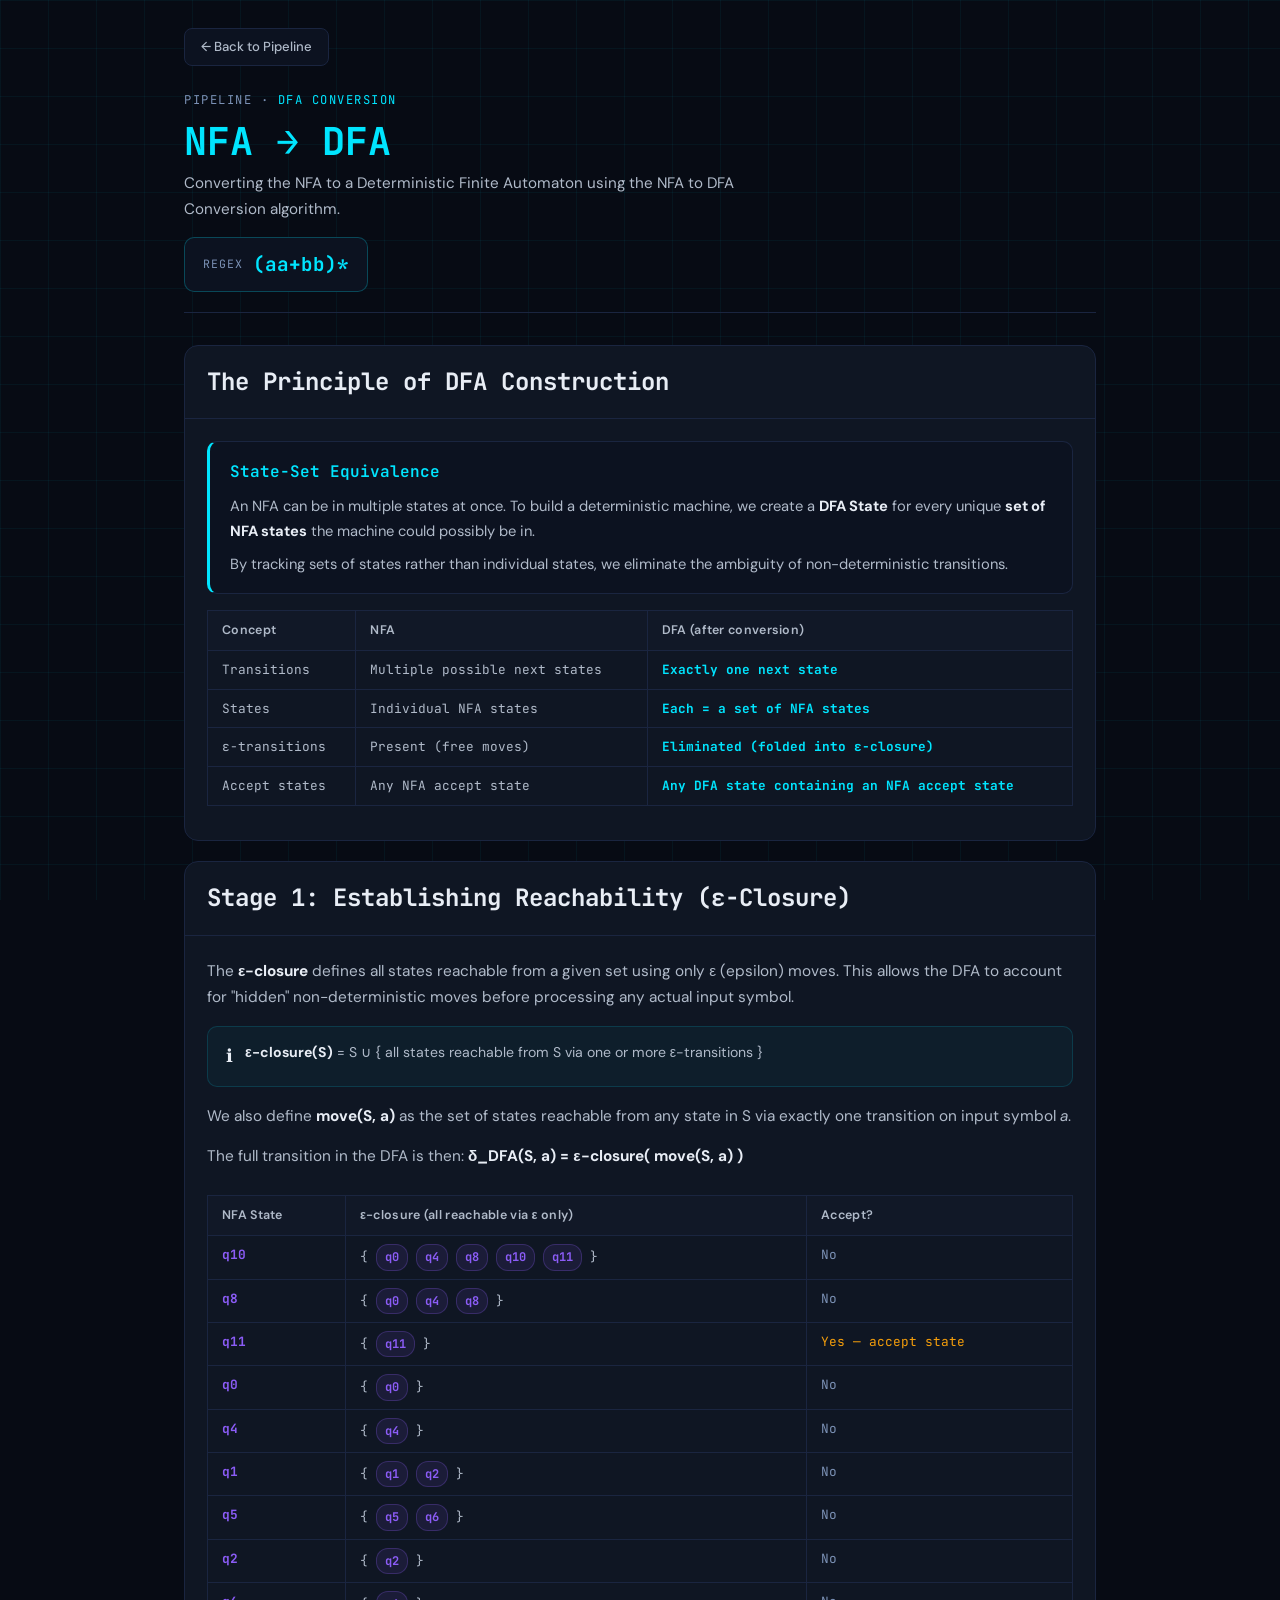
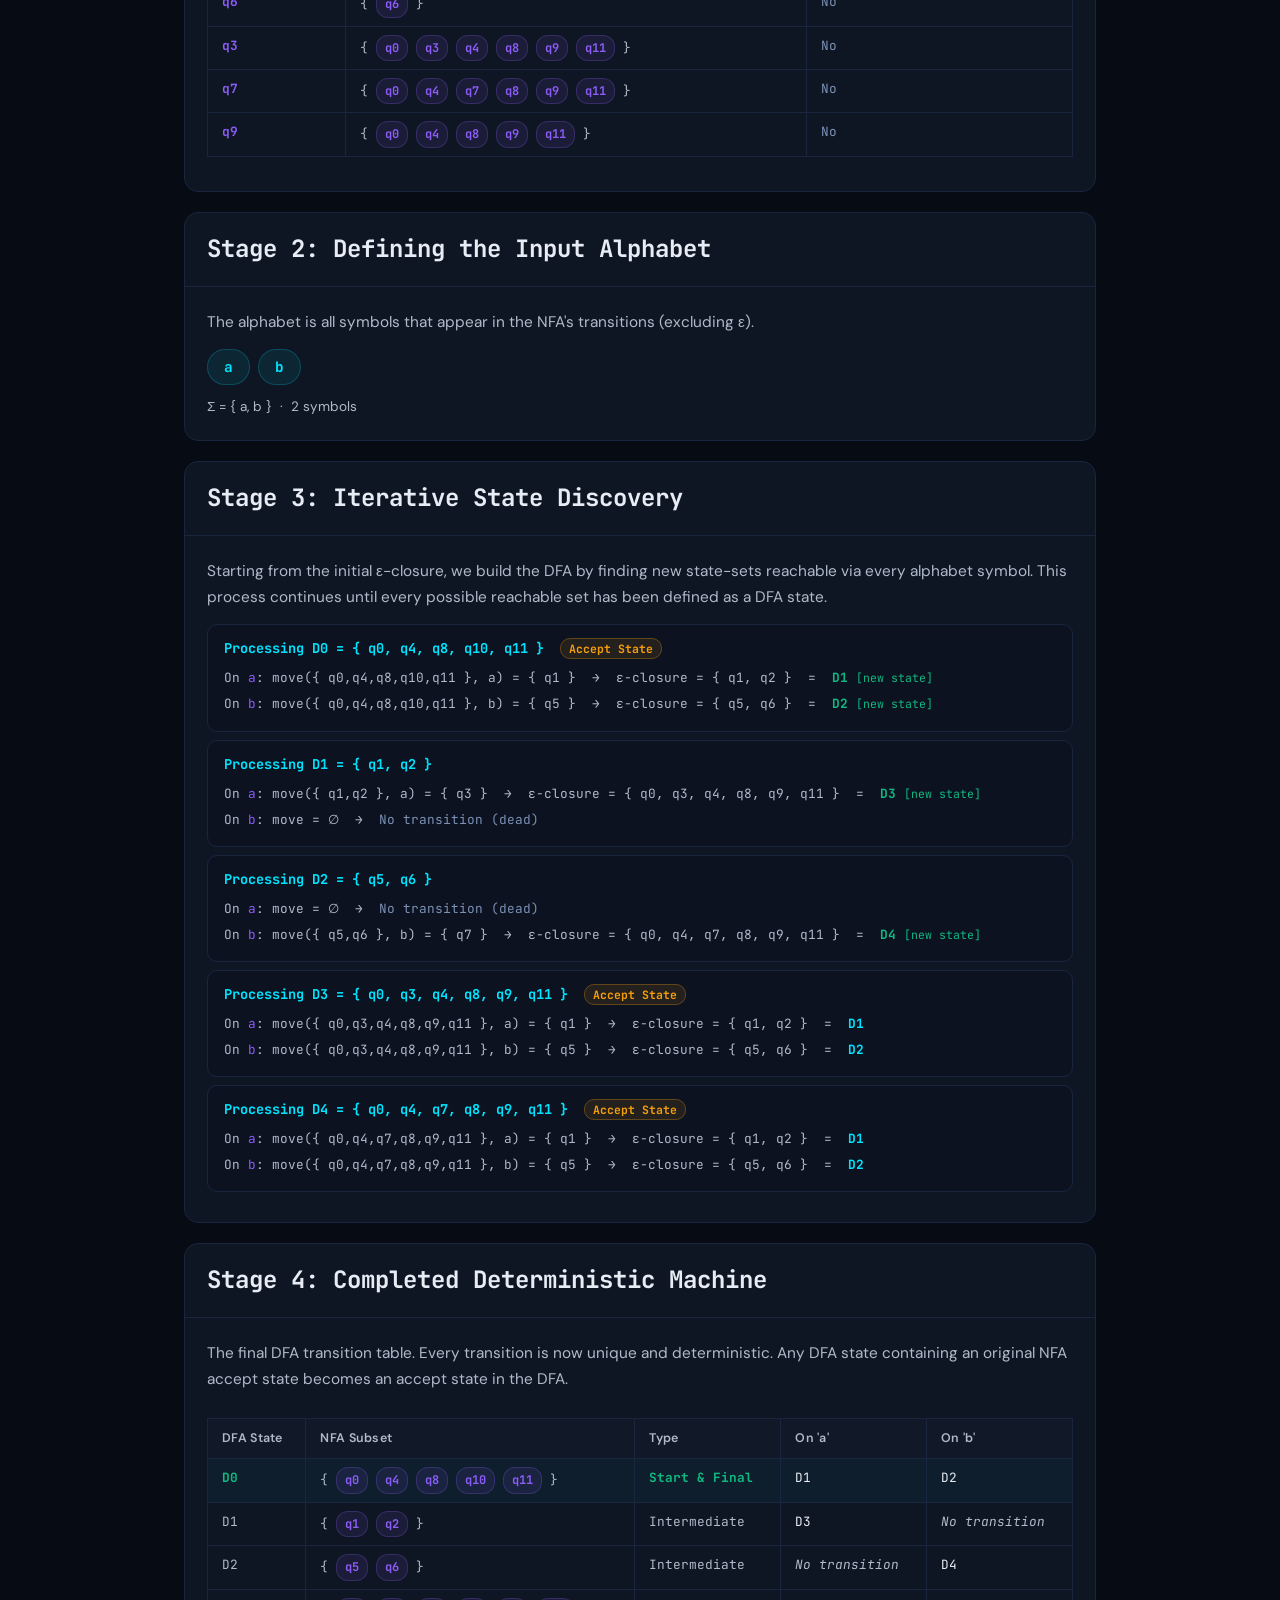
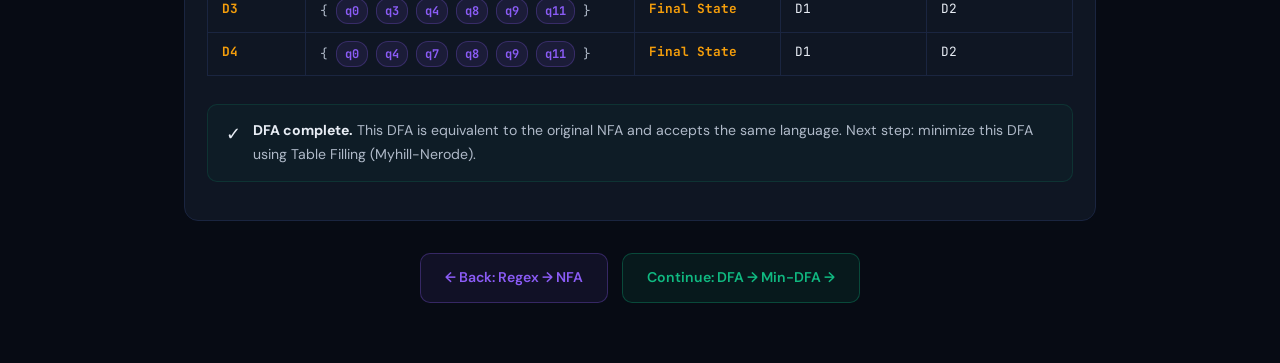
<file: html/steps-dfa.html>
<!DOCTYPE html>
<html lang="en">
<head>
<meta charset="UTF-8"/>
<meta name="viewport" content="width=device-width, initial-scale=1.0"/>
<title>Step-by-Step: NFA → DFA Conversion</title>
<link rel="preconnect" href="https://fonts.googleapis.com"/>
<link rel="preconnect" href="https://fonts.gstatic.com" crossorigin/>
<link href="https://fonts.googleapis.com/css2?family=Cormorant+Garamond:wght@400;500;600;700&family=DM+Sans:wght@300;400;500;600&family=JetBrains+Mono:wght@400;500;600;700&display=swap" rel="stylesheet"/>
<link rel="stylesheet" href="../css/steps-dfa.css">
</head>
<body>
<div class="app">
  <a class="back-btn" href="../index.html">← Back to Pipeline</a>

  <div class="page-header">
    <div class="breadcrumb">Pipeline · <span>DFA Conversion</span></div>
    <div class="page-title">NFA → DFA</div>
    <div class="page-subtitle">Converting the NFA to a Deterministic Finite Automaton using the NFA to DFA Conversion algorithm.</div>
    <div class="regex-display">
      <span class="regex-label">Regex</span>
      <span class="regex-value" id="regexDisplay">(a+b)*abb</span>
    </div>
  </div>

  <!-- STEP 1: What is NFA to DFA Conversion -->
  <div class="section">
    <div class="section-head">
      <div class="section-title">The Principle of DFA Construction</div>
    </div>
    <div class="section-body">
      <div class="infobox dfa">
        <div class="infobox-title">State-Set Equivalence</div>
        <p>An NFA can be in multiple states at once. To build a deterministic machine, we create a <strong>DFA State</strong> for every unique <strong>set of NFA states</strong> the machine could possibly be in.</p>
        <p>By tracking sets of states rather than individual states, we eliminate the ambiguity of non-deterministic transitions.</p>
      </div>
      <div class="stable"><table class="stable">
        <thead><tr><th>Concept</th><th>NFA</th><th>DFA (after conversion)</th></tr></thead>
        <tbody>
          <tr><td>Transitions</td><td>Multiple possible next states</td><td class="hl">Exactly one next state</td></tr>
          <tr><td>States</td><td>Individual NFA states</td><td class="hl">Each = a set of NFA states</td></tr>
          <tr><td>ε-transitions</td><td>Present (free moves)</td><td class="hl">Eliminated (folded into ε-closure)</td></tr>
          <tr><td>Accept states</td><td>Any NFA accept state</td><td class="hl">Any DFA state containing an NFA accept state</td></tr>
        </tbody>
      </table></div>
    </div>
  </div>

  <!-- STEP 2: ε-closure definition -->
  <div class="section">
    <div class="section-head">
      <div class="section-title">Stage 1: Establishing Reachability (ε-Closure)</div>
    </div>
    <div class="section-body">
      <p>The <strong>ε-closure</strong> defines all states reachable from a given set using only ε (epsilon) moves. This allows the DFA to account for "hidden" non-deterministic moves before processing any actual input symbol.</p>
      <div class="callout info">
        <span class="callout-icon">ℹ</span>
        <p><strong>ε-closure(S)</strong> = S ∪ { all states reachable from S via one or more ε-transitions }</p>
      </div>
      <p>We also define <strong>move(S, a)</strong> as the set of states reachable from any state in S via exactly one transition on input symbol <em>a</em>.</p>
      <p style="margin-top:8px;">The full transition in the DFA is then: <strong>δ_DFA(S, a) = ε-closure( move(S, a) )</strong></p>
      <div id="epsilonClosureTable"></div>
    </div>
  </div>

  <!-- STEP 3: Alphabet -->
  <div class="section">
    <div class="section-head">
      <div class="section-title">Stage 2: Defining the Input Alphabet</div>
    </div>
    <div class="section-body">
      <p>The alphabet is all symbols that appear in the NFA's transitions (excluding ε).</p>
      <div id="alphabetDisplay"></div>
    </div>
  </div>

  <!-- STEP 4: NFA to DFA Conversion worklist -->
  <div class="section">
    <div class="section-head">
      <div class="section-title">Stage 3: Iterative State Discovery</div>
    </div>
    <div class="section-body">
      <p>Starting from the initial ε-closure, we build the DFA by finding new state-sets reachable via every alphabet symbol. This process continues until every possible reachable set has been defined as a DFA state.</p>
      <div id="worklistSteps"></div>
    </div>
  </div>

  <!-- STEP 5: Final DFA table -->
  <div class="section">
    <div class="section-head">
      <div class="section-title">Stage 4: Completed Deterministic Machine</div>
    </div>
    <div class="section-body">
      <p>The final DFA transition table. Every transition is now unique and deterministic. Any DFA state containing an original NFA accept state becomes an accept state in the DFA.</p>
      <div id="dfaFinalTable"></div>
      <div class="callout ok" style="margin-top:16px;">
        <span class="callout-icon">✓</span>
        <p><strong>DFA complete.</strong> This DFA is equivalent to the original NFA and accepts the same language. Next step: minimize this DFA using Table Filling (Myhill-Nerode).</p>
      </div>
    </div>
  </div>

  <div style="display:flex;gap:14px;justify-content:center;margin-top:32px;flex-wrap:wrap;">
    <a href="steps-nfa.html" style="display:inline-flex;align-items:center;gap:8px;padding:12px 24px;border-radius:10px;background:rgba(139,92,246,.08);border:1px solid rgba(139,92,246,.3);color:var(--a2);font-family:var(--font-body);font-weight:600;font-size:.88rem;text-decoration:none;transition:all .2s;" onmouseover="this.style.background='rgba(139,92,246,.18)'" onmouseout="this.style.background='rgba(139,92,246,.08)'">
      ← Back: Regex → NFA
    </a>
    <a href="steps-min.html" style="display:inline-flex;align-items:center;gap:8px;padding:12px 24px;border-radius:10px;background:rgba(16,185,129,.08);border:1px solid rgba(16,185,129,.3);color:var(--a3);font-family:var(--font-body);font-weight:600;font-size:.88rem;text-decoration:none;transition:all .2s;" onmouseover="this.style.background='rgba(16,185,129,.18)'" onmouseout="this.style.background='rgba(16,185,129,.08)'">
      Continue: DFA → Min-DFA →
    </a>
  </div>
</div>
<script src="../js/steps-dfa.js"></script>
</body>
</html>
</file>
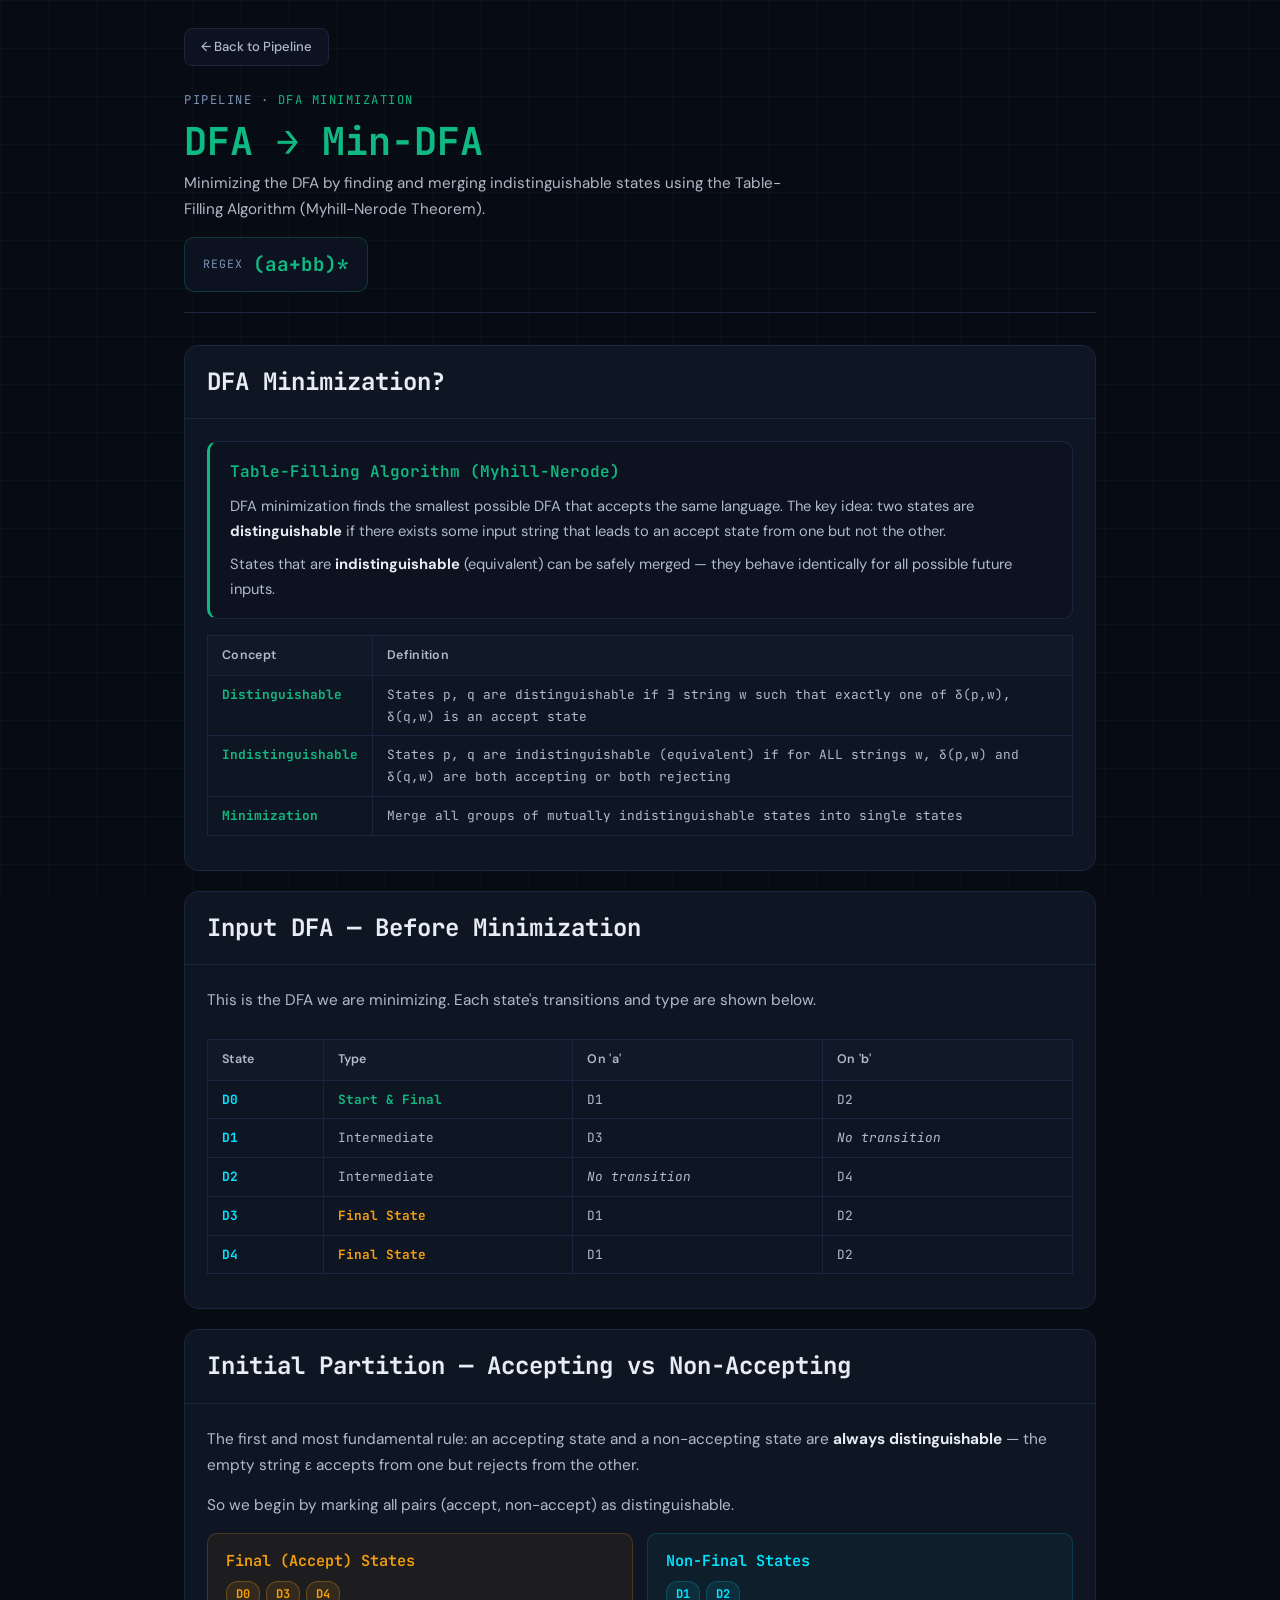
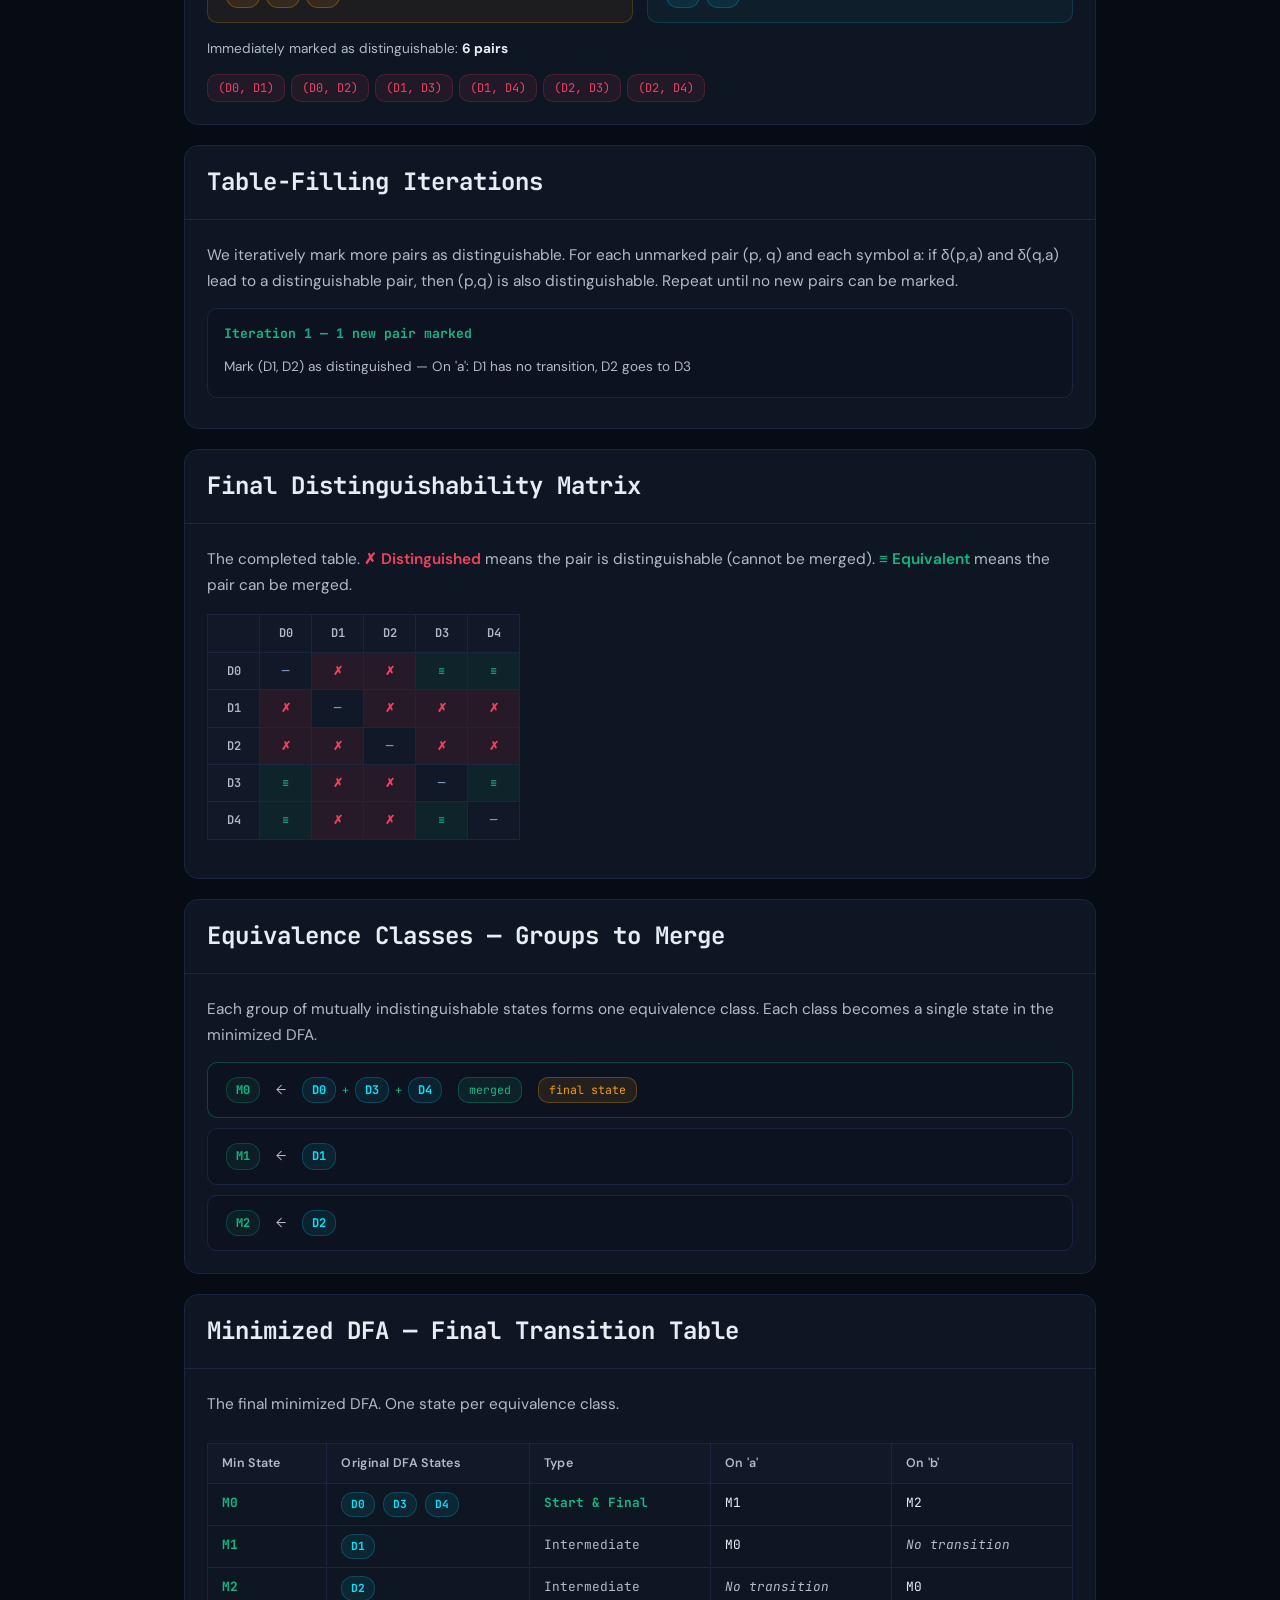
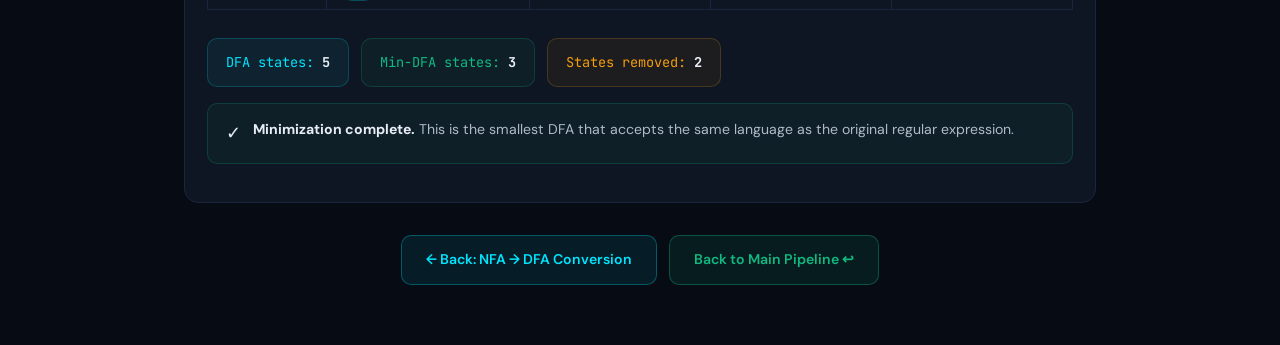
<file: html/steps-min.html>
<!DOCTYPE html>
<html lang="en">

<head>
  <meta charset="UTF-8" />
  <meta name="viewport" content="width=device-width, initial-scale=1.0" />
  <title>Step-by-Step: DFA → Min-DFA</title>
  <link rel="preconnect" href="https://fonts.googleapis.com" />
  <link rel="preconnect" href="https://fonts.gstatic.com" crossorigin />
  <link
    href="https://fonts.googleapis.com/css2?family=Cormorant+Garamond:wght@400;500;600;700&family=DM+Sans:wght@300;400;500;600&family=JetBrains+Mono:wght@400;500;600;700&display=swap"
    rel="stylesheet" />
  <link rel="stylesheet" href="../css/steps-min.css">
</head>

<body>
  <div class="app">
    <a class="back-btn" href="../index.html">← Back to Pipeline</a>

    <div class="page-header">
      <div class="breadcrumb">Pipeline · <span>DFA Minimization</span></div>
      <div class="page-title">DFA → Min-DFA</div>
      <div class="page-subtitle">Minimizing the DFA by finding and merging indistinguishable states using the
        Table-Filling Algorithm (Myhill-Nerode Theorem).</div>
      <div class="regex-display">
        <span class="regex-label">Regex</span>
        <span class="regex-value" id="regexDisplay">(a+b)*abb</span>
      </div>
    </div>

    <!-- STEP 1: What is DFA minimization -->
    <div class="section">
      <div class="section-head">
        <div class="section-title">DFA Minimization?</div>
      </div>
      <div class="section-body">
        <div class="infobox min">
          <div class="infobox-title">Table-Filling Algorithm (Myhill-Nerode)</div>
          <p>DFA minimization finds the smallest possible DFA that accepts the same language. The key idea: two states
            are <strong>distinguishable</strong> if there exists some input string that leads to an accept state from
            one but not the other.</p>
          <p>States that are <strong>indistinguishable</strong> (equivalent) can be safely merged — they behave
            identically for all possible future inputs.</p>
        </div>
        <div class="stable">
          <table class="stable">
            <thead>
              <tr>
                <th>Concept</th>
                <th>Definition</th>
              </tr>
            </thead>
            <tbody>
              <tr>
                <td class="hl">Distinguishable</td>
                <td>States p, q are distinguishable if ∃ string w such that exactly one of δ(p,w), δ(q,w) is an accept
                  state</td>
              </tr>
              <tr>
                <td class="hl">Indistinguishable</td>
                <td>States p, q are indistinguishable (equivalent) if for ALL strings w, δ(p,w) and δ(q,w) are both
                  accepting or both rejecting</td>
              </tr>
              <tr>
                <td class="hl">Minimization</td>
                <td>Merge all groups of mutually indistinguishable states into single states</td>
              </tr>
            </tbody>
          </table>
        </div>
      </div>
    </div>

    <!-- STEP 2: Input DFA -->
    <div class="section">
      <div class="section-head">
        <div class="section-title">Input DFA — Before Minimization</div>
      </div>
      <div class="section-body">
        <p>This is the DFA we are minimizing. Each state's transitions and type are shown below.</p>
        <div id="inputDfaTable"></div>
      </div>
    </div>

    <!-- STEP 3: Initial partition -->
    <div class="section">
      <div class="section-head">
        <div class="section-title">Initial Partition — Accepting vs Non-Accepting</div>
      </div>
      <div class="section-body">
        <p>The first and most fundamental rule: an accepting state and a non-accepting state are <strong>always
            distinguishable</strong> — the empty string ε accepts from one but rejects from the other.</p>
        <p>So we begin by marking all pairs (accept, non-accept) as distinguishable.</p>
        <div id="initialPartition"></div>
      </div>
    </div>

    <!-- STEP 4: Table filling iterations -->
    <div class="section">
      <div class="section-head">
        <div class="section-title">Table-Filling Iterations</div>
      </div>
      <div class="section-body">
        <p>We iteratively mark more pairs as distinguishable. For each unmarked pair (p, q) and each symbol a: if δ(p,a)
          and δ(q,a) lead to a distinguishable pair, then (p,q) is also distinguishable. Repeat until no new pairs can
          be marked.</p>
        <div id="iterationSteps"></div>
      </div>
    </div>

    <!-- STEP 5: Distinguishability matrix -->
    <div class="section">
      <div class="section-head">
        <div class="section-title">Final Distinguishability Matrix</div>
      </div>
      <div class="section-body">
        <p>The completed table. <span style="color:var(--a5);font-weight:600">✗ Distinguished</span> means the pair is
          distinguishable (cannot be merged). <span style="color:var(--a3);font-weight:600">≡ Equivalent</span> means
          the pair can be merged.</p>
        <div class="matrix-wrap" id="distMatrix"></div>
      </div>
    </div>

    <!-- STEP 6: Equivalence classes -->
    <div class="section">
      <div class="section-head">
        <div class="section-title">Equivalence Classes — Groups to Merge</div>
      </div>
      <div class="section-body">
        <p>Each group of mutually indistinguishable states forms one equivalence class. Each class becomes a single
          state in the minimized DFA.</p>
        <div id="equivClasses"></div>
      </div>
    </div>

    <!-- STEP 7: Minimized DFA table -->
    <div class="section">
      <div class="section-head">
        <div class="section-title">Minimized DFA — Final Transition Table</div>
      </div>
      <div class="section-body">
        <p>The final minimized DFA. One state per equivalence class.</p>
        <div id="minDfaTable"></div>
        <div id="minSummary" style="margin-top:16px;"></div>
        <div class="callout ok" style="margin-top:16px;">
          <span class="callout-icon">✓</span>
          <p><strong>Minimization complete.</strong> This is the smallest DFA that accepts the same language as the
            original regular expression.</p>
        </div>
      </div>
    </div>

    <div style="text-align:center;margin-top:32px;">
      <a href="steps-dfa.html"
        style="display:inline-flex;align-items:center;gap:8px;padding:12px 24px;border-radius:10px;background:rgba(0,229,255,.08);border:1px solid rgba(0,229,255,.3);color:var(--a1);font-family:var(--font-body);font-weight:600;font-size:.88rem;text-decoration:none;transition:all .2s;"
        onmouseover="this.style.background='rgba(0,229,255,.18)'"
        onmouseout="this.style.background='rgba(0,229,255,.08)'">
        ← Back: NFA → DFA Conversion
      </a>
      &nbsp;
      <a href="../index.html"
        style="display:inline-flex;align-items:center;gap:8px;padding:12px 24px;border-radius:10px;background:rgba(16,185,129,.1);border:1px solid rgba(16,185,129,.35);color:var(--a3);font-family:var(--font-body);font-weight:600;font-size:.88rem;text-decoration:none;transition:all .2s;"
        onmouseover="this.style.background='rgba(16,185,129,.22)'"
        onmouseout="this.style.background='rgba(16,185,129,.1)'">
        Back to Main Pipeline ↩
      </a>
    </div>
  </div>
  <script src="../js/steps-min.js"></script>
</body>

</html>
</file>
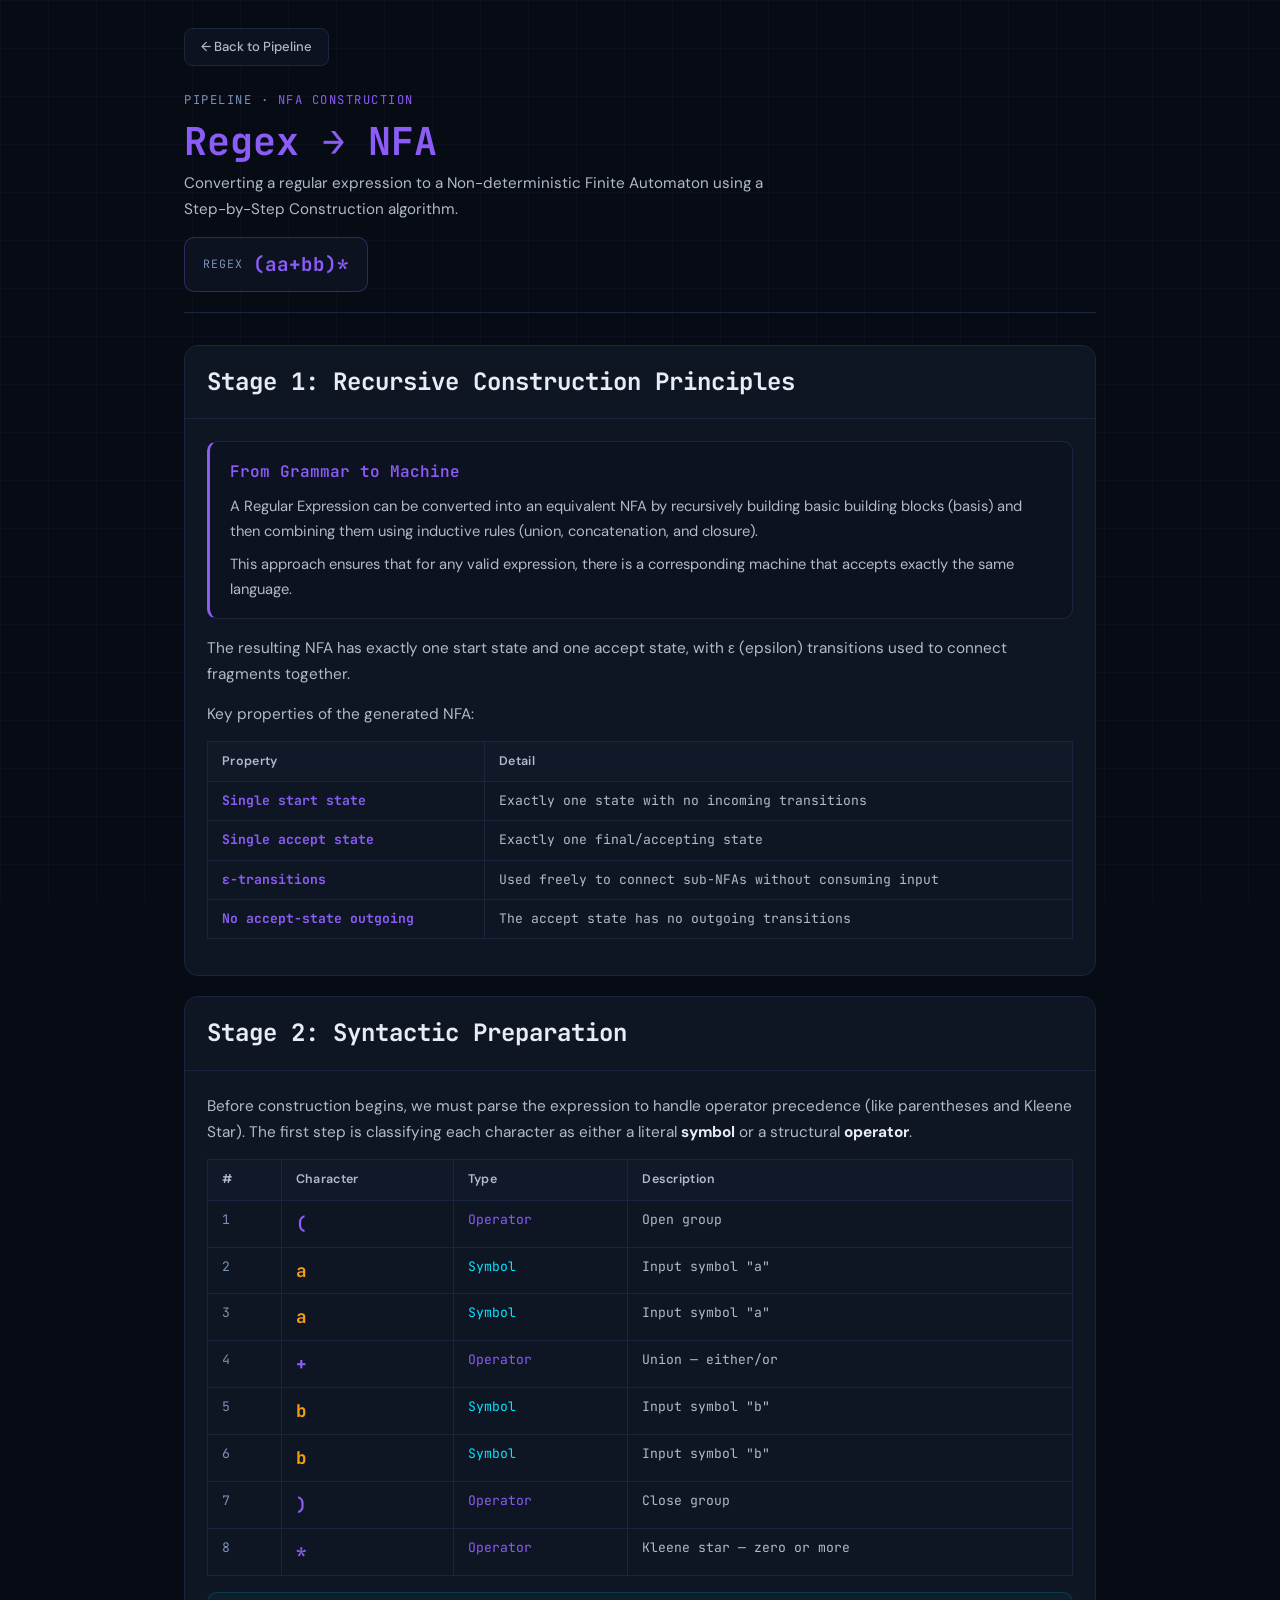
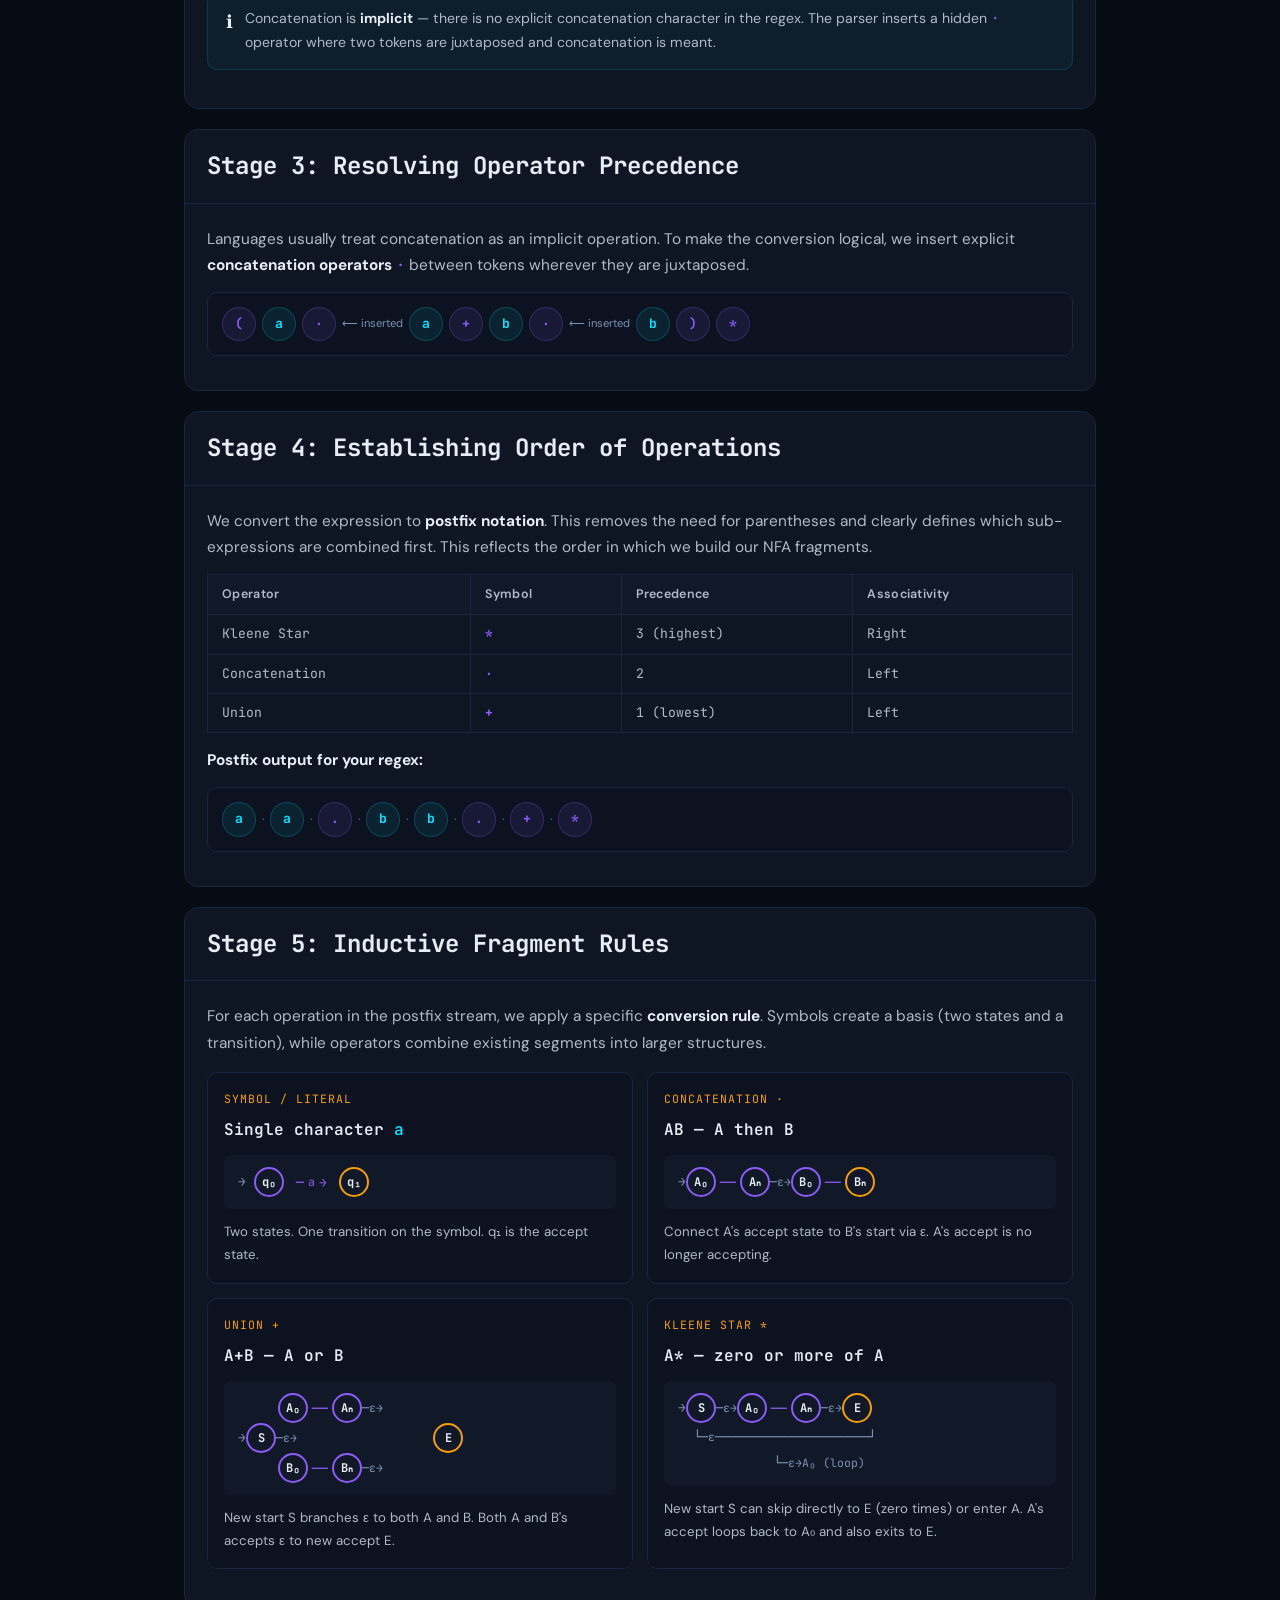
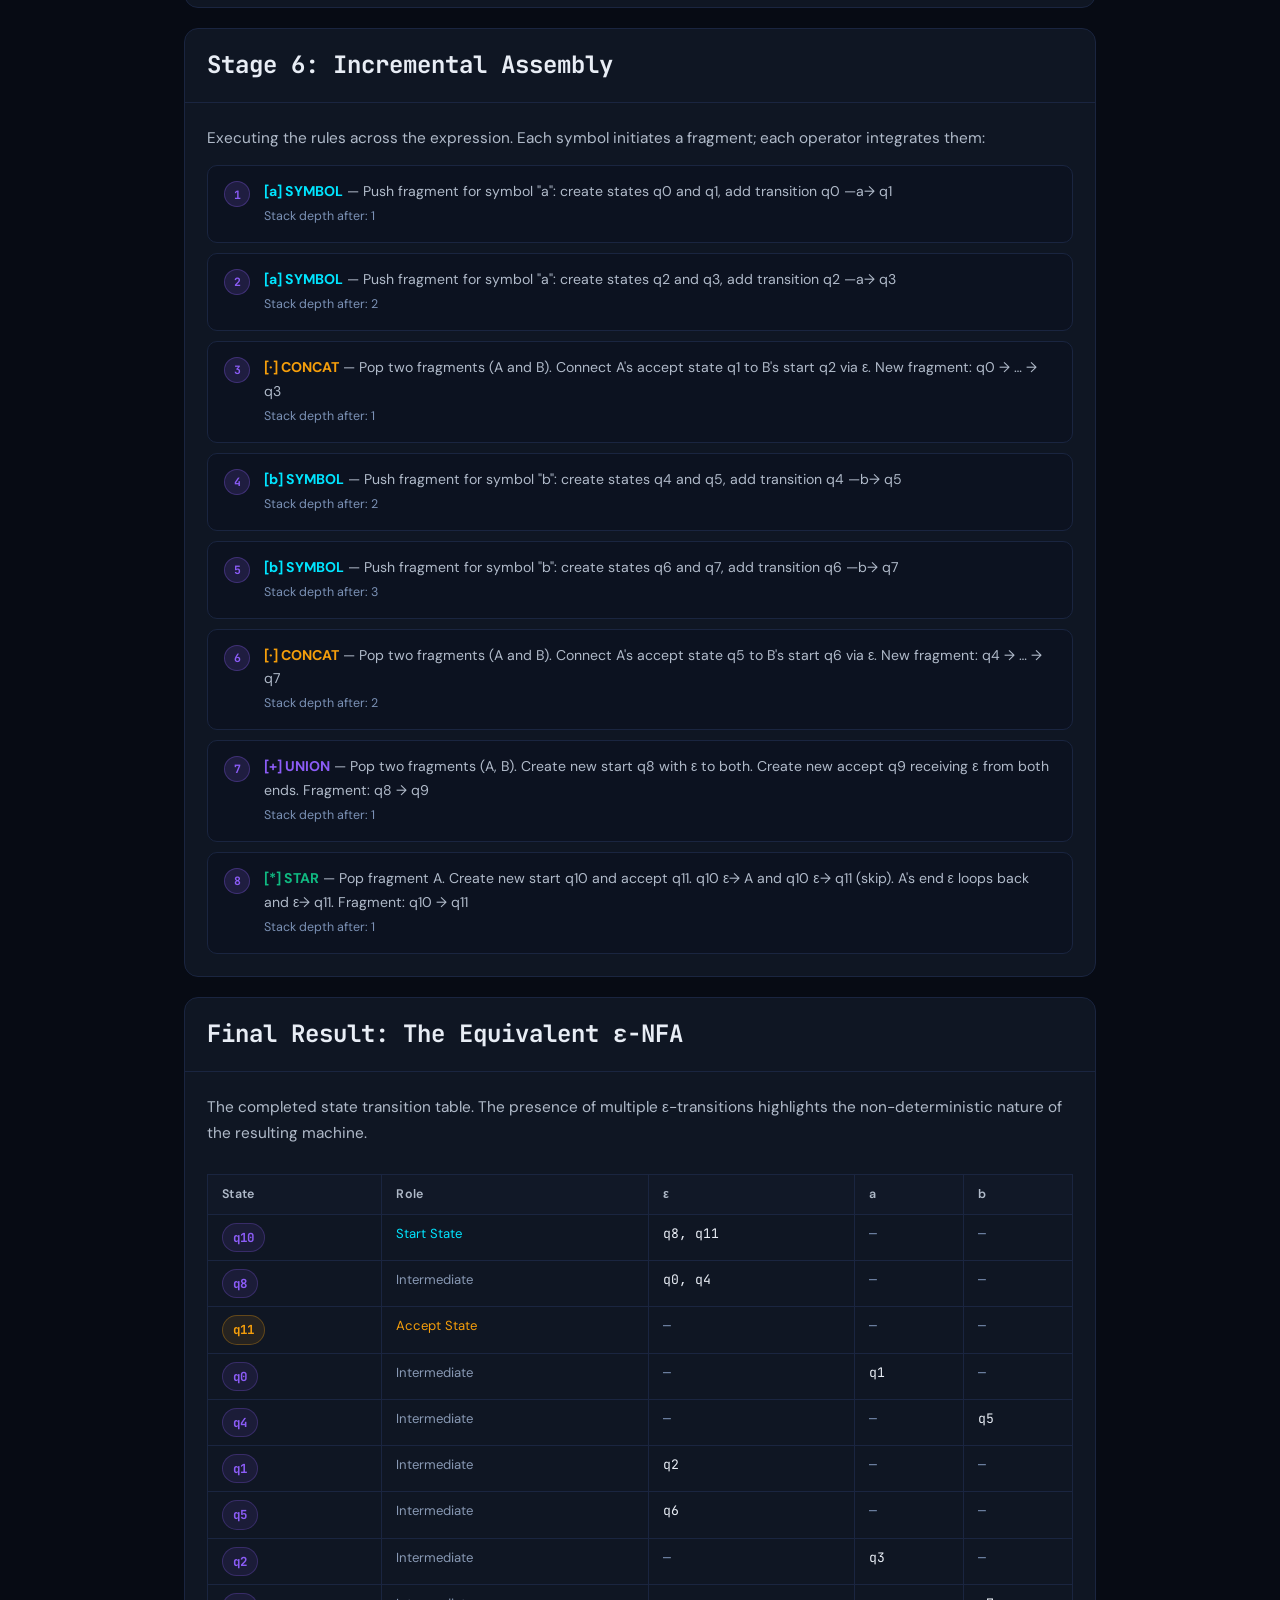
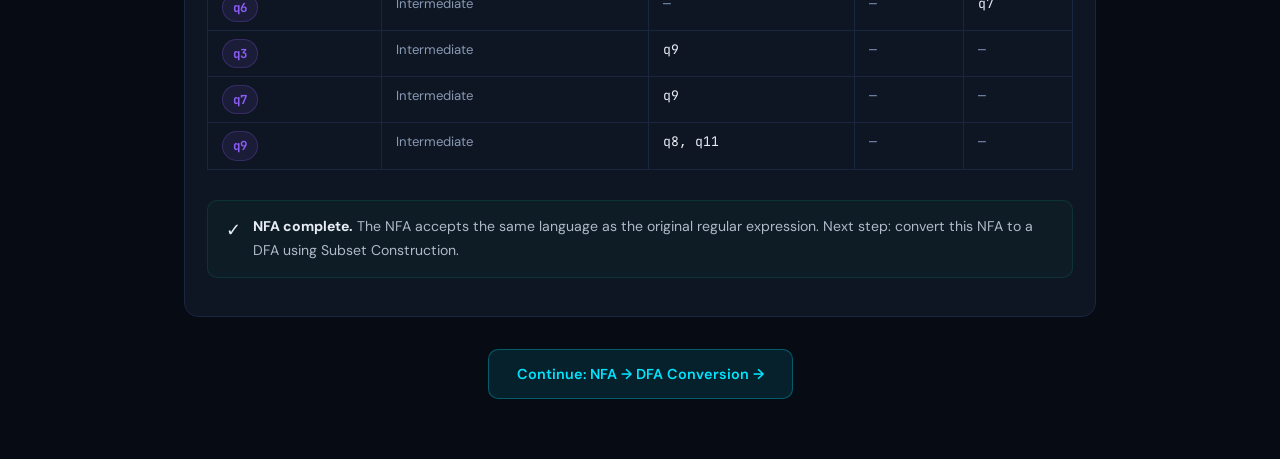
<file: html/steps-nfa.html>
<!DOCTYPE html>
<html lang="en">
<head>
<meta charset="UTF-8"/>
<meta name="viewport" content="width=device-width, initial-scale=1.0"/>
  <title>Step-by-Step: Regex → NFA Conversion</title>
<link rel="preconnect" href="https://fonts.googleapis.com"/>
<link rel="preconnect" href="https://fonts.gstatic.com" crossorigin/>
<link href="https://fonts.googleapis.com/css2?family=Cormorant+Garamond:wght@400;500;600;700&family=DM+Sans:wght@300;400;500;600&family=JetBrains+Mono:wght@400;500;600;700&display=swap" rel="stylesheet"/>
<link rel="stylesheet" href="../css/steps-nfa.css">
</head>
<body>
<div class="app">
  <a class="back-btn" href="../index.html">← Back to Pipeline</a>

  <div class="page-header">
    <div class="breadcrumb">Pipeline · <span>NFA Construction</span></div>
    <div class="page-title">Regex → NFA</div>
    <div class="page-subtitle">Converting a regular expression to a Non-deterministic Finite Automaton using a Step-by-Step Construction algorithm.</div>
    <div class="regex-display">
      <span class="regex-label">Regex</span>
      <span class="regex-value" id="regexDisplay">(a+b)*abb</span>
    </div>
  </div>

  <!-- STEP 1: What is Regex-to-NFA Construction -->
  <div class="section">
    <div class="section-head">
      <div class="section-title">Stage 1: Recursive Construction Principles</div>
    </div>
    <div class="section-body">
      <div class="infobox nfa">
        <div class="infobox-title">From Grammar to Machine</div>
        <p>A Regular Expression can be converted into an equivalent NFA by recursively building basic building blocks (basis) and then combining them using inductive rules (union, concatenation, and closure).</p>
        <p>This approach ensures that for any valid expression, there is a corresponding machine that accepts exactly the same language.</p>
      </div>
      <p>The resulting NFA has exactly one start state and one accept state, with ε (epsilon) transitions used to connect fragments together.</p>
      <p>Key properties of the generated NFA:</p>
      <div class="stable" style="margin-top:8px;">
        <table class="stable">
          <thead><tr><th>Property</th><th>Detail</th></tr></thead>
          <tbody>
            <tr><td class="hl">Single start state</td><td>Exactly one state with no incoming transitions</td></tr>
            <tr><td class="hl">Single accept state</td><td>Exactly one final/accepting state</td></tr>
            <tr><td class="hl">ε-transitions</td><td>Used freely to connect sub-NFAs without consuming input</td></tr>
            <tr><td class="hl">No accept-state outgoing</td><td>The accept state has no outgoing transitions</td></tr>
          </tbody>
        </table>
      </div>
    </div>
  </div>

  <!-- STEP 2: Tokenization -->
  <div class="section">
    <div class="section-head">
      <div class="section-title">Stage 2: Syntactic Preparation</div>
    </div>
    <div class="section-body">
      <p>Before construction begins, we must parse the expression to handle operator precedence (like parentheses and Kleene Star). The first step is classifying each character as either a literal <strong>symbol</strong> or a structural <strong>operator</strong>.</p>
      <div id="tokenTable"></div>
      <div class="callout info">
        <span class="callout-icon">ℹ</span>
        <p>Concatenation is <strong>implicit</strong> — there is no explicit concatenation character in the regex. The parser inserts a hidden <code style="font-family:var(--font-mono);color:var(--a2)">·</code> operator where two tokens are juxtaposed and concatenation is meant.</p>
      </div>
    </div>
  </div>

  <!-- STEP 3: Concatenation insertion -->
  <div class="section">
    <div class="section-head">
      <div class="section-title">Stage 3: Resolving Operator Precedence</div>
    </div>
    <div class="section-body">
      <p>Languages usually treat concatenation as an implicit operation. To make the conversion logical, we insert explicit <strong>concatenation operators</strong> <code style="font-family:var(--font-mono);color:var(--a2)">·</code> between tokens wherever they are juxtaposed.</p>
      <div id="concatFlow"></div>
    </div>
  </div>

  <!-- STEP 4: Shunting Yard / Postfix -->
  <div class="section">
    <div class="section-head">
      <div class="section-title">Stage 4: Establishing Order of Operations</div>
    </div>
    <div class="section-body">
      <p>We convert the expression to <strong>postfix notation</strong>. This removes the need for parentheses and clearly defines which sub-expressions are combined first. This reflects the order in which we build our NFA fragments.</p>
      <div class="stable"><table class="stable">
        <thead><tr><th>Operator</th><th>Symbol</th><th>Precedence</th><th>Associativity</th></tr></thead>
        <tbody>
          <tr><td>Kleene Star</td><td class="hl">*</td><td>3 (highest)</td><td>Right</td></tr>
          <tr><td>Concatenation</td><td class="hl">·</td><td>2</td><td>Left</td></tr>
          <tr><td>Union</td><td class="hl">+</td><td>1 (lowest)</td><td>Left</td></tr>
        </tbody>
      </table></div>
      <p style="margin-top:12px;"><strong>Postfix output for your regex:</strong></p>
      <div id="postfixFlow"></div>
    </div>
  </div>

  <!-- STEP 5: NFA Fragment Rules -->
  <div class="section">
    <div class="section-head">
      <div class="section-title">Stage 5: Inductive Fragment Rules</div>
    </div>
    <div class="section-body">
      <p>For each operation in the postfix stream, we apply a specific <strong>conversion rule</strong>. Symbols create a basis (two states and a transition), while operators combine existing segments into larger structures.</p>
      <div class="frag-grid">
        <div class="frag-card">
          <div class="frag-op">Symbol / Literal</div>
          <div class="frag-title">Single character <code style="font-family:var(--font-mono);color:var(--a1)">a</code></div>
          <div class="frag-visual">
            →&nbsp;<span class="state">q₀</span>&nbsp;<span class="arr">─</span><span class="lbl">a</span><span class="arr">→</span>&nbsp;<span class="state acc">q₁</span>
          </div>
          <div class="frag-desc">Two states. One transition on the symbol. q₁ is the accept state.</div>
        </div>
        <div class="frag-card">
          <div class="frag-op">Concatenation ·</div>
          <div class="frag-title">AB — A then B</div>
          <div class="frag-visual">
            →<span class="state">A₀</span><span class="arr">──</span><span class="state">Aₙ</span><span class="eps">─ε→</span><span class="state">B₀</span><span class="arr">──</span><span class="state acc">Bₙ</span>
          </div>
          <div class="frag-desc">Connect A's accept state to B's start via ε. A's accept is no longer accepting.</div>
        </div>
        <div class="frag-card">
          <div class="frag-op">Union +</div>
          <div class="frag-title">A+B — A or B</div>
          <div class="frag-visual">
            &nbsp;&nbsp;&nbsp;&nbsp;&nbsp;<span class="state">A₀</span><span class="arr">──</span><span class="state">Aₙ</span><span class="eps">─ε→</span><br/>
            →<span class="state">S</span><span class="eps">─ε→</span>&nbsp;&nbsp;&nbsp;&nbsp;&nbsp;&nbsp;&nbsp;&nbsp;&nbsp;&nbsp;&nbsp;&nbsp;&nbsp;&nbsp;&nbsp;&nbsp;&nbsp;<span class="state acc">E</span><br/>
            &nbsp;&nbsp;&nbsp;&nbsp;&nbsp;<span class="state">B₀</span><span class="arr">──</span><span class="state">Bₙ</span><span class="eps">─ε→</span>
          </div>
          <div class="frag-desc">New start S branches ε to both A and B. Both A and B's accepts ε to new accept E.</div>
        </div>
        <div class="frag-card">
          <div class="frag-op">Kleene Star *</div>
          <div class="frag-title">A* — zero or more of A</div>
          <div class="frag-visual">
            →<span class="state">S</span><span class="eps">─ε→</span><span class="state">A₀</span><span class="arr">──</span><span class="state">Aₙ</span><span class="eps">─ε→</span><span class="state acc">E</span><br/>
            &nbsp;&nbsp;<span class="eps">└─ε──────────────────────┘</span><br/>
            &nbsp;&nbsp;&nbsp;&nbsp;&nbsp;&nbsp;&nbsp;&nbsp;&nbsp;&nbsp;&nbsp;&nbsp;<span class="eps">└─ε→A₀ (loop)</span>
          </div>
          <div class="frag-desc">New start S can skip directly to E (zero times) or enter A. A's accept loops back to A₀ and also exits to E.</div>
        </div>
      </div>
    </div>
  </div>

  <!-- STEP 6: Stack trace / build steps -->
  <div class="section">
    <div class="section-head">
      <div class="section-title">Stage 6: Incremental Assembly</div>
    </div>
    <div class="section-body">
      <p>Executing the rules across the expression. Each symbol initiates a fragment; each operator integrates them:</p>
      <div id="stackTrace"></div>
    </div>
  </div>

  <!-- STEP 7: Final NFA state table -->
  <div class="section">
    <div class="section-head">
      <div class="section-title">Final Result: The Equivalent ε-NFA</div>
    </div>
    <div class="section-body">
      <p>The completed state transition table. The presence of multiple ε-transitions highlights the non-deterministic nature of the resulting machine.</p>
      <div id="nfaTable"></div>
      <div class="callout ok" style="margin-top:16px;">
        <span class="callout-icon">✓</span>
        <p><strong>NFA complete.</strong> The NFA accepts the same language as the original regular expression. Next step: convert this NFA to a DFA using Subset Construction.</p>
      </div>
    </div>
  </div>

  <div style="text-align:center;margin-top:32px;">
    <a href="steps-dfa.html" style="display:inline-flex;align-items:center;gap:8px;padding:12px 28px;border-radius:10px;background:rgba(0,229,255,.1);border:1px solid rgba(0,229,255,.3);color:var(--a1);font-family:var(--font-body);font-weight:600;font-size:.9rem;text-decoration:none;transition:all .2s;" onmouseover="this.style.background='rgba(0,229,255,.2)'" onmouseout="this.style.background='rgba(0,229,255,.1)'">
      Continue: NFA → DFA Conversion →
    </a>
  </div>
</div>
<script src="../js/steps-nfa.js"></script>
</body>
</html>
</file>
<file: css/steps-dfa.css>
:root{
  --bg:#070b14;--bg2:#0c1220;--bg3:#111827;--panel:#0f1623;
  --border:#1a2540;--a1:#00e5ff;--a2:#8b5cf6;--a3:#10b981;--a4:#f59e0b;--a5:#f43f5e;
  --t1:#e8edf5;  --t2: #b0bac9;
  --t3: #7b91b5;
  --font-display:'Cormorant Garamond',serif;
  --font-body:'DM Sans',sans-serif;
  --font-mono:'JetBrains Mono',monospace;
}
*{box-sizing:border-box;margin:0;padding:0;}
body{background:var(--bg);color:var(--t1);font-family:var(--font-body);min-height:100vh;line-height:1.7;}
body::before{content:'';position:fixed;inset:0;  background-image:linear-gradient(rgba(0,229,255,0.05) 1px,transparent 1px),linear-gradient(90deg,rgba(0,229,255,0.05) 1px,transparent 1px);
background-size:48px 48px;pointer-events:none;z-index:0;}
.app{position:relative;z-index:1;max-width:960px;margin:0 auto;padding:28px 24px 60px;}
.back-btn{display:inline-flex;align-items:center;gap:8px;padding:7px 16px;border-radius:8px;border:1px solid var(--border);background:var(--bg2);color:var(--t2);font-family:var(--font-body);font-size:.82rem;font-weight:500;cursor:pointer;text-decoration:none;transition:all .2s;margin-bottom:24px;}
.back-btn:hover{border-color:var(--a1);color:var(--a1);}
.page-header{margin-bottom:32px;padding-bottom:20px;border-bottom:1px solid var(--border);}
.breadcrumb{font-family:var(--font-mono);font-size:.76rem;color:var(--t3);letter-spacing:1.5px;text-transform:uppercase;margin-bottom:10px;}
.breadcrumb span{color:var(--a1);}
.page-title{font-family:var(--font-mono);font-size:2.4rem;font-weight:700;color:var(--a1);line-height:1.1;margin-bottom:8px;}
.page-subtitle{font-size:.95rem;color:var(--t2);max-width:600px;}
.regex-display{display:inline-flex;align-items:center;gap:10px;margin-top:14px;padding:10px 18px;background:var(--bg2);border:1px solid rgba(0,229,255,.25);border-radius:10px;}
.regex-label{font-size:.72rem;color:var(--t3);font-family:var(--font-mono);text-transform:uppercase;letter-spacing:1px;}
.regex-value{font-family:var(--font-mono);font-size:1.2rem;color:var(--a1);font-weight:700;}

.section{background:var(--panel);border:1px solid var(--border);border-radius:14px;margin-bottom:20px;overflow:hidden;}
.section-head{padding:16px 22px;border-bottom:1px solid var(--border);display:flex;align-items:center;}

.section-title{font-family:var(--font-mono);font-size:1.5rem;font-weight:700;color:var(--t1);}
.section-body{padding:22px;}
.section-body p{color:var(--t2);font-size:.96rem;margin-bottom:14px;}
.section-body p:last-child{margin-bottom:0;}
.section-body strong{color:var(--t1);}

.infobox{background:var(--bg2);border:1px solid var(--border);border-radius:10px;padding:16px 20px;margin-bottom:16px;}
.infobox.dfa{border-left:3px solid var(--a1);}
.infobox-title{font-family:var(--font-mono);font-size:1rem;font-weight:600;color:var(--a1);margin-bottom:8px;}
.infobox p{color:var(--t2);font-size:.92rem;margin-bottom:8px;}
.infobox p:last-child{margin-bottom:0;}

.stable{width:100%;border-collapse:collapse;font-family:var(--font-mono);font-size:.8rem;margin:12px 0;}
.stable th{padding:9px 14px;text-align:left;background:var(--bg3);color:var(--t2);border:1px solid var(--border);font-weight:600;font-family:var(--font-body);font-size:.78rem;letter-spacing:.3px;}
.stable td{padding:8px 14px;border:1px solid var(--border);color:var(--t2);vertical-align:top;}
.stable td.hl{color:var(--a1);font-weight:700;}
.stable td.hl2{color:var(--a4);font-weight:700;}
.stable td.new{color:var(--a3);font-weight:700;}
.stable td.dead-td{color:var(--t2);font-style:italic;}
.stable tr:hover td{background:rgba(255,255,255,.015);}
.stable tr.highlighted td{background:rgba(0,229,255,.04);}

.callout{display:flex;gap:12px;padding:14px 18px;border-radius:10px;margin:16px 0;align-items:flex-start;}
.callout.info{background:rgba(0,229,255,.04);border:1px solid rgba(0,229,255,.15);}
.callout.ok{background:rgba(16,185,129,.04);border:1px solid rgba(16,185,129,.15);}
.callout.warn{background:rgba(245,158,11,.04);border:1px solid rgba(245,158,11,.15);}
.callout-icon{font-size:1.1rem;flex-shrink:0;margin-top:1px;}
.callout p{font-size:.88rem;color:var(--t2);margin:0;}
.callout p strong{color:var(--t1);}

.subset-badge{display:inline-flex;align-items:center;gap:3px;padding:2px 8px;border-radius:12px;font-family:var(--font-mono);font-size:.75rem;font-weight:700;background:rgba(0,229,255,.08);color:var(--a1);border:1px solid rgba(0,229,255,.2);}
.nfa-badge{display:inline-flex;align-items:center;gap:3px;padding:2px 8px;border-radius:12px;font-family:var(--font-mono);font-size:.75rem;font-weight:700;background:rgba(139,92,246,.1);color:var(--a2);border:1px solid rgba(139,92,246,.25);}
.accept-badge{background:rgba(245,158,11,.1);color:var(--a4);border-color:rgba(245,158,11,.3);}

.eps-table-wrap{overflow-x:auto;}
.worklist-item{padding:12px 16px;background:var(--bg2);border:1px solid var(--border);border-radius:10px;margin:8px 0;font-family:var(--font-mono);font-size:.8rem;}
.worklist-item .wl-head{color:var(--a1);font-weight:700;margin-bottom:6px;font-size:.85rem;}
.worklist-item .wl-body{color:var(--t2);line-height:1.8;}
.worklist-item code{color:var(--a2);font-family:var(--font-mono);}
</file>
<file: css/steps-min.css>
:root{
  --bg:#070b14;--bg2:#0c1220;--bg3:#111827;--panel:#0f1623;
  --border:#1a2540;--a1:#00e5ff;--a2:#8b5cf6;--a3:#10b981;--a4:#f59e0b;--a5:#f43f5e;
  --t1:#e8edf5;  --t2: #b0bac9;
  --t3: #7b91b5;
  --font-display:'Cormorant Garamond',serif;
  --font-body:'DM Sans',sans-serif;
  --font-mono:'JetBrains Mono',monospace;
}
*{box-sizing:border-box;margin:0;padding:0;}
body{background:var(--bg);color:var(--t1);font-family:var(--font-body);min-height:100vh;line-height:1.7;}
body::before{content:'';position:fixed;inset:0;  background-image:linear-gradient(rgba(16,185,129,0.05) 1px,transparent 1px),linear-gradient(90deg,rgba(16,185,129,0.05) 1px,transparent 1px);
background-size:48px 48px;pointer-events:none;z-index:0;}
.app{position:relative;z-index:1;max-width:960px;margin:0 auto;padding:28px 24px 60px;}
.back-btn{display:inline-flex;align-items:center;gap:8px;padding:7px 16px;border-radius:8px;border:1px solid var(--border);background:var(--bg2);color:var(--t2);font-family:var(--font-body);font-size:.82rem;font-weight:500;cursor:pointer;text-decoration:none;transition:all .2s;margin-bottom:24px;}
.back-btn:hover{border-color:var(--a3);color:var(--a3);}
.page-header{margin-bottom:32px;padding-bottom:20px;border-bottom:1px solid var(--border);}
.breadcrumb{font-family:var(--font-mono);font-size:.76rem;color:var(--t3);letter-spacing:1.5px;text-transform:uppercase;margin-bottom:10px;}
.breadcrumb span{color:var(--a3);}
.page-title{font-family:var(--font-mono);font-size:2.4rem;font-weight:700;color:var(--a3);line-height:1.1;margin-bottom:8px;}
.page-subtitle{font-size:.95rem;color:var(--t2);max-width:600px;}
.regex-display{display:inline-flex;align-items:center;gap:10px;margin-top:14px;padding:10px 18px;background:var(--bg2);border:1px solid rgba(16,185,129,.25);border-radius:10px;}
.regex-label{font-size:.72rem;color:var(--t3);font-family:var(--font-mono);text-transform:uppercase;letter-spacing:1px;}
.regex-value{font-family:var(--font-mono);font-size:1.2rem;color:var(--a3);font-weight:700;}

.section{background:var(--panel);border:1px solid var(--border);border-radius:14px;margin-bottom:20px;overflow:hidden;}
.section-head{padding:16px 22px;border-bottom:1px solid var(--border);display:flex;align-items:center;}

.section-title{font-family:var(--font-mono);font-size:1.5rem;font-weight:700;color:var(--t1);}
.section-body{padding:22px;}
.section-body p{color:var(--t2);font-size:.96rem;margin-bottom:14px;}
.section-body p:last-child{margin-bottom:0;}
.section-body strong{color:var(--t1);}

.infobox{background:var(--bg2);border:1px solid var(--border);border-radius:10px;padding:16px 20px;margin-bottom:16px;}
.infobox.min{border-left:3px solid var(--a3);}
.infobox-title{font-family:var(--font-mono);font-size:1rem;font-weight:600;color:var(--a3);margin-bottom:8px;}
.infobox p{color:var(--t2);font-size:.92rem;margin-bottom:8px;}
.infobox p:last-child{margin-bottom:0;}

.stable{width:100%;border-collapse:collapse;font-family:var(--font-mono);font-size:.8rem;margin:12px 0;}
.stable th{padding:9px 14px;text-align:left;background:var(--bg3);color:var(--t2);border:1px solid var(--border);font-weight:600;font-family:var(--font-body);font-size:.78rem;letter-spacing:.3px;}
.stable td{padding:8px 14px;border:1px solid var(--border);color:var(--t2);vertical-align:top;}
.stable td.hl{color:var(--a3);font-weight:700;}
.stable td.hl-dfa{color:var(--a1);font-weight:700;}
.stable td.hl-dead{color:var(--t2);font-style:italic;}
.stable tr:hover td{background:rgba(255,255,255,.015);}

.callout{display:flex;gap:12px;padding:14px 18px;border-radius:10px;margin:16px 0;align-items:flex-start;}
.callout.info{background:rgba(16,185,129,.04);border:1px solid rgba(16,185,129,.15);}
.callout.ok{background:rgba(16,185,129,.06);border:1px solid rgba(16,185,129,.2);}
.callout.warn{background:rgba(245,158,11,.04);border:1px solid rgba(245,158,11,.15);}
.callout-icon{font-size:1.1rem;flex-shrink:0;margin-top:1px;}
.callout p{font-size:.88rem;color:var(--t2);margin:0;}
.callout p strong{color:var(--t1);}

/* Table-filling matrix */
.matrix-wrap{overflow-x:auto;margin:16px 0;}
.matrix-table{border-collapse:collapse;font-family:var(--font-mono);font-size:.75rem;}
.matrix-table th,.matrix-table td{padding:8px 12px;border:1px solid var(--border);text-align:center;min-width:52px;}
.matrix-table th{background:var(--bg3);color:var(--t2);font-weight:600;}
.matrix-table td.marked{background:rgba(244,63,94,.1);color:var(--a5);font-weight:700;}
.matrix-table td.equiv{background:rgba(16,185,129,.08);color:var(--a3);font-weight:700;}
.matrix-table td.self{background:var(--bg3);color:var(--t3);}

.group-badge{display:inline-flex;align-items:center;gap:3px;padding:2px 9px;border-radius:12px;font-family:var(--font-mono);font-size:.75rem;font-weight:700;background:rgba(16,185,129,.08);color:var(--a3);border:1px solid rgba(16,185,129,.25);}
.dfa-badge{display:inline-flex;align-items:center;gap:3px;padding:2px 9px;border-radius:12px;font-family:var(--font-mono);font-size:.75rem;font-weight:700;background:rgba(0,229,255,.08);color:var(--a1);border:1px solid rgba(0,229,255,.2);}

.iter-item{padding:14px 16px;background:var(--bg2);border:1px solid var(--border);border-radius:10px;margin:8px 0;}
.iter-head{font-family:var(--font-mono);font-size:.82rem;color:var(--a3);font-weight:700;margin-bottom:8px;}
.iter-body{font-size:.85rem;color:var(--t2);line-height:1.9;}
.iter-body code{font-family:var(--font-mono);color:var(--a4);}
</file>
<file: css/steps-nfa.css>
:root{
  --bg:#070b14;--bg2:#0c1220;--bg3:#111827;--panel:#0f1623;
  --border:#1a2540;--a1:#00e5ff;--a2:#8b5cf6;--a3:#10b981;--a4:#f59e0b;--a5:#f43f5e;
  --t1:#e8edf5;  --t2: #b0bac9;
  --t3: #7b91b5;
  --font-display:'Cormorant Garamond',serif;
  --font-body:'DM Sans',sans-serif;
  --font-mono:'JetBrains Mono',monospace;
}
*{box-sizing:border-box;margin:0;padding:0;}
body{background:var(--bg);color:var(--t1);font-family:var(--font-body);min-height:100vh;line-height:1.7;}
body::before{content:'';position:fixed;inset:0;  background-image:linear-gradient(rgba(139,92,246,0.05) 1px,transparent 1px),linear-gradient(90deg,rgba(139,92,246,0.05) 1px,transparent 1px);
background-size:48px 48px;pointer-events:none;z-index:0;}
.app{position:relative;z-index:1;max-width:960px;margin:0 auto;padding:28px 24px 60px;}

/* Header */
.back-btn{display:inline-flex;align-items:center;gap:8px;padding:7px 16px;border-radius:8px;border:1px solid var(--border);background:var(--bg2);color:var(--t2);font-family:var(--font-body);font-size:.82rem;font-weight:500;cursor:pointer;text-decoration:none;transition:all .2s;margin-bottom:24px;}
.back-btn:hover{border-color:var(--a2);color:var(--a2);}
.page-header{margin-bottom:32px;padding-bottom:20px;border-bottom:1px solid var(--border);}
.breadcrumb{font-family:var(--font-mono);font-size:.76rem;color:var(--t3);letter-spacing:1.5px;text-transform:uppercase;margin-bottom:10px;}
.breadcrumb span{color:var(--a2);}
.page-title{font-family:var(--font-mono);font-size:2.4rem;font-weight:700;color:var(--a2);line-height:1.1;margin-bottom:8px;}
.page-subtitle{font-size:.95rem;color:var(--t2);max-width:600px;}
.regex-display{display:inline-flex;align-items:center;gap:10px;margin-top:14px;padding:10px 18px;background:var(--bg2);border:1px solid rgba(139,92,246,.3);border-radius:10px;}
.regex-label{font-size:.72rem;color:var(--t3);font-family:var(--font-mono);text-transform:uppercase;letter-spacing:1px;}
.regex-value{font-family:var(--font-mono);font-size:1.2rem;color:var(--a2);font-weight:700;}

/* Section */
.section{background:var(--panel);border:1px solid var(--border);border-radius:14px;margin-bottom:20px;overflow:hidden;}
.section-head{padding:16px 22px;border-bottom:1px solid var(--border);display:flex;align-items:center;}

.section-title{font-family:var(--font-mono);font-size:1.5rem;font-weight:700;color:var(--t1);}
.section-body{padding:22px;}
.section-body p{color:var(--t2);font-size:.96rem;margin-bottom:14px;}
.section-body p:last-child{margin-bottom:0;}
.section-body strong{color:var(--t1);}

/* Info box */
.infobox{background:var(--bg2);border:1px solid var(--border);border-radius:10px;padding:16px 20px;margin-bottom:16px;}
.infobox.nfa{border-left:3px solid var(--a2);}
.infobox-title{font-family:var(--font-mono);font-size:1rem;font-weight:600;color:var(--a2);margin-bottom:8px;}
.infobox p{color:var(--t2);font-size:.92rem;margin-bottom:8px;}
.infobox p:last-child{margin-bottom:0;}

/* Table */
.stable{width:100%;border-collapse:collapse;font-family:var(--font-mono);font-size:.82rem;margin:14px 0;}
.stable th{padding:9px 14px;text-align:left;background:var(--bg3);color:var(--t2);border:1px solid var(--border);font-weight:600;font-family:var(--font-body);font-size:.78rem;letter-spacing:.3px;}
.stable td{padding:8px 14px;border:1px solid var(--border);color:var(--t2);vertical-align:top;}
.stable td.hl{color:var(--a2);font-weight:700;}
.stable td.hl2{color:var(--a4);font-weight:700;}
.stable tr:hover td{background:rgba(255,255,255,.015);}

/* Fragment diagrams */
.frag-grid{display:grid;grid-template-columns:repeat(auto-fit,minmax(280px,1fr));gap:14px;margin:16px 0;}
.frag-card{background:var(--bg2);border:1px solid var(--border);border-radius:10px;padding:16px;}
.frag-op{font-family:var(--font-mono);font-size:.72rem;color:var(--a4);text-transform:uppercase;letter-spacing:1px;margin-bottom:8px;}
.frag-title{font-family:var(--font-mono);font-size:1rem;font-weight:600;color:var(--t1);margin-bottom:10px;}
.frag-desc{font-size:.83rem;color:var(--t2);}
.frag-visual{margin:12px 0;font-family:var(--font-mono);font-size:.8rem;color:var(--t3);background:var(--bg3);border-radius:7px;padding:12px 14px;line-height:2;}
.frag-visual .state{display:inline-flex;align-items:center;justify-content:center;width:30px;height:30px;border-radius:50%;border:2px solid var(--a2);color:var(--t1);font-size:.75rem;font-weight:700;vertical-align:middle;}
.frag-visual .state.acc{border-color:var(--a4);}
.frag-visual .arr{color:var(--a2);margin:0 4px;vertical-align:middle;}
.frag-visual .lbl{color:var(--a2);font-size:.72rem;vertical-align:middle;}
.frag-visual .eps{color:var(--t3);font-size:.72rem;vertical-align:middle;}

/* Steps list */
.steps-list{counter-reset:step;display:flex;flex-direction:column;gap:10px;}
.step-item{display:flex;gap:14px;padding:14px 16px;background:var(--bg2);border:1px solid var(--border);border-radius:10px;align-items:flex-start;}
.step-item::before{counter-increment:step;content:counter(step);width:24px;height:24px;border-radius:50%;background:rgba(139,92,246,.15);border:1px solid rgba(139,92,246,.3);color:var(--a2);font-family:var(--font-mono);font-size:.72rem;font-weight:700;display:flex;align-items:center;justify-content:center;flex-shrink:0;margin-top:1px;}
.step-item p{font-size:.88rem;color:var(--t2);margin:0;}
.step-item p strong{color:var(--t1);}
.step-item code{font-family:var(--font-mono);font-size:.82rem;color:var(--a2);background:rgba(139,92,246,.08);padding:1px 5px;border-radius:4px;}

/* Parse table */
.parse-row{display:flex;align-items:center;gap:10px;padding:8px 12px;border-radius:8px;background:var(--bg2);border:1px solid var(--border);margin:4px 0;font-family:var(--font-mono);font-size:.83rem;}
.parse-tok{color:var(--a2);font-weight:700;min-width:40px;}
.parse-type{color:var(--t2);font-size:.72rem;min-width:80px;}
.parse-action{color:var(--t2);}

/* Postfix */
.postfix-flow{display:flex;align-items:center;flex-wrap:wrap;gap:6px;padding:14px;background:var(--bg2);border-radius:10px;border:1px solid var(--border);margin:12px 0;}
.pf-tok{padding:5px 12px;border-radius:20px;font-family:var(--font-mono);font-size:.82rem;font-weight:700;}
.pf-sym{background:rgba(0,229,255,.08);color:var(--a1);border:1px solid rgba(0,229,255,.2);}
.pf-op{background:rgba(139,92,246,.1);color:var(--a2);border:1px solid rgba(139,92,246,.25);}
.pf-arr{color:var(--t3);font-size:.7rem;}

/* NFA states output */
.state-table-wrap{overflow-x:auto;margin:14px 0;}
.nfa-state-badge{display:inline-flex;align-items:center;gap:4px;padding:3px 10px;border-radius:20px;font-family:var(--font-mono);font-size:.78rem;font-weight:700;background:rgba(139,92,246,.1);color:var(--a2);border:1px solid rgba(139,92,246,.25);}
.nfa-state-badge.accept{background:rgba(245,158,11,.1);color:var(--a4);border-color:rgba(245,158,11,.3);}

/* Callout */
.callout{display:flex;gap:12px;padding:14px 18px;border-radius:10px;margin:16px 0;align-items:flex-start;}
.callout.info{background:rgba(0,229,255,.04);border:1px solid rgba(0,229,255,.15);}
.callout.warn{background:rgba(245,158,11,.04);border:1px solid rgba(245,158,11,.15);}
.callout.ok{background:rgba(16,185,129,.04);border:1px solid rgba(16,185,129,.15);}
.callout-icon{font-size:1.1rem;flex-shrink:0;margin-top:1px;}
.callout p{font-size:.88rem;color:var(--t2);margin:0;}
.callout p strong{color:var(--t1);}

#dynamic-steps{margin-top:8px;}
</file>
